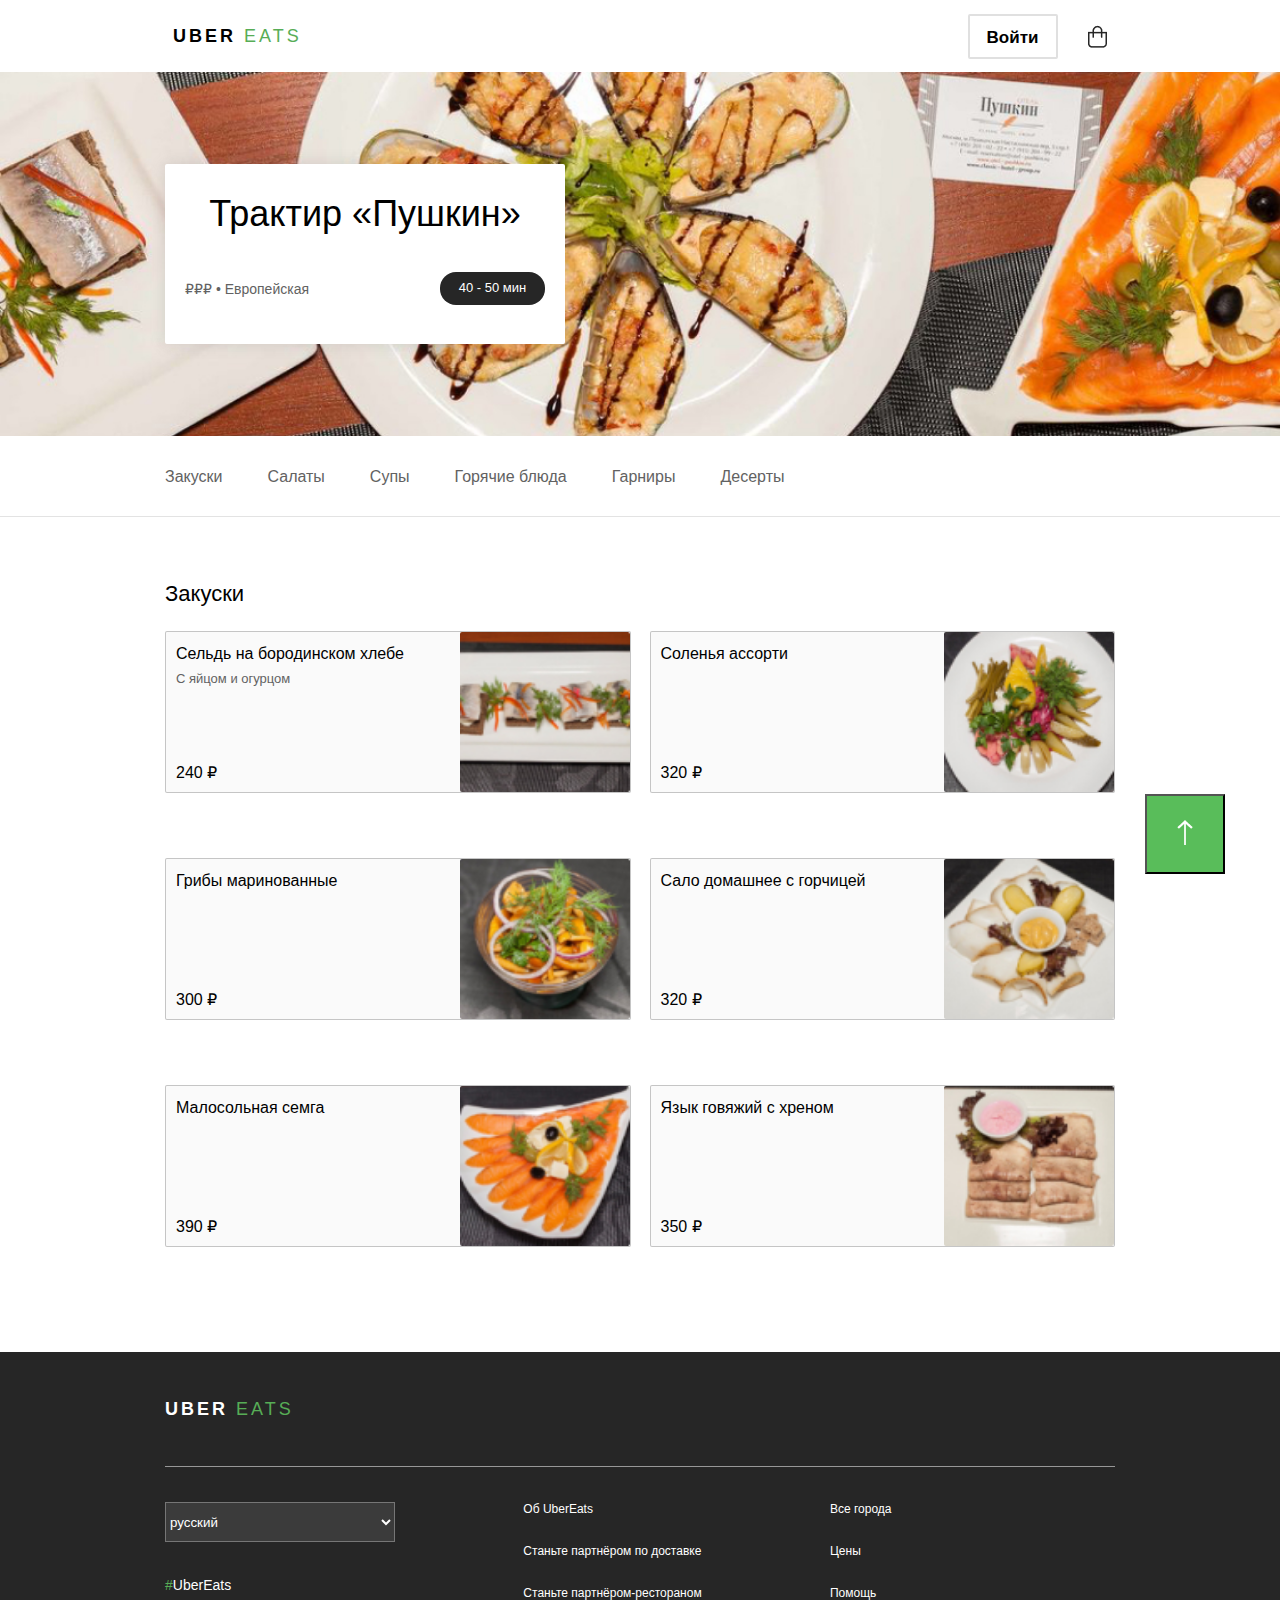
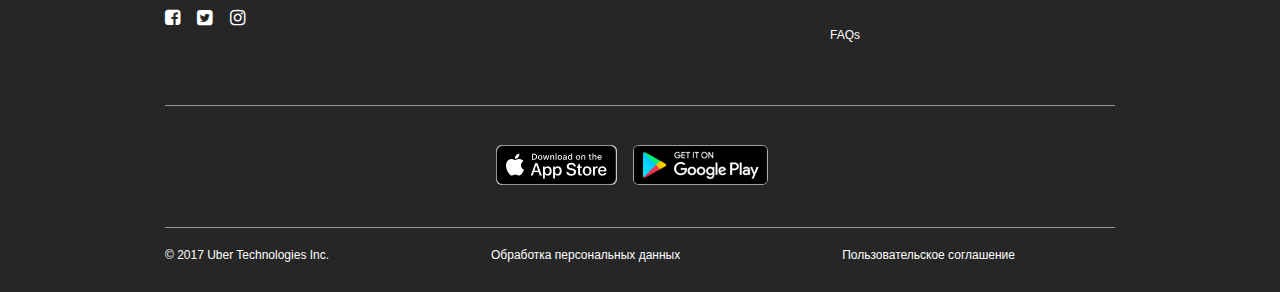
<file: index.html>
<!DOCTYPE html>
<html lang="en">
<head>
    <meta charset="UTF-8">
    <title>Uber Eats</title>

    <link rel="stylesheet" href="https://stackpath.bootstrapcdn.com/font-awesome/4.7.0/css/font-awesome.min.css"
          integrity="sha384-wvfXpqpZZVQGK6TAh5PVlGOfQNHSoD2xbE+QkPxCAFlNEevoEH3Sl0sibVcOQVnN" crossorigin="anonymous">
    <link rel="stylesheet" href="css/styles.css">
    <meta name="viewport" content="width=device-width, initial-scale=1">
</head>
<body>
<div id="page">
    <!--header-->
    <header class="header">
        <div class="container">
            <div class="header__inner">

                <div class="header__logo">
                    <a href="/" class="logo">
                        uber
                        <span>eats</span>
                    </a>
                </div>
                <div class="header__right">

                    <a href="#" class="header__button">Войти</a>
                    <a class="header__basket"></a>
                </div>
            </div>
        </div>
    </header>
    <!--intro-->
    <div class="intro">
        <div class="container">
            <div class="intro__inner">
                <div class="intro__banner">
                    <div class="banner">
                        <div class="banner__title">Трактир «Пушкин»</div>
                        <div class="banner__text">₽₽₽ • Европейская</div>
                        <div class="banner__button">40 - 50 мин</div>
                    </div>
                </div>
            </div>
        </div>
    </div>
    <!--    nav-->
    <div class="nav">
        <div class="container">
            <nav class="nav__inner">
                <a href="#">Закуски</a>
                <a href="#">Салаты</a>
                <a href="#">Супы</a>
                <a href="#">Горячие блюда</a>
                <a href="#">Гарниры</a>
                <a href="#">Десерты</a>
            </nav>
        </div>
    </div>
    <!--main-->
    <main class="main">
        <div class="container">
            <h1 class="page-title">Закуски</h1>
            <div class="listing">
                <div class="teaser listing__item">
                    <div class="teaser__left">
                        <div class="teaser__title">Сельдь на бородинском хлебе</div>
                        <div class="teaser__text">С яйцом и огурцом</div>
                        <div class="teaser__price">240 ₽</div>
                    </div>
                    <div class="teaser__right">
                        <img class="teaser__img round" src="img/img1.jpg" alt="">
                    </div>
                </div>
                <div class="teaser listing__item">
                    <div class="teaser__left">
                        <div class="teaser__title">Соленья ассорти</div>
                        <div class="teaser__text"></div>
                        <div class="teaser__price">320 ₽</div>
                    </div>
                    <div class="teaser__right">
                        <img class="teaser__img round" src="img/img2.jpg" alt="">
                    </div>
                </div>
                <div class="teaser listing__item">
                    <div class="teaser__left">
                        <div class="teaser__title">Грибы маринованные</div>
                        <div class="teaser__text"></div>
                        <div class="teaser__price">300 ₽</div>
                    </div>
                    <div class="teaser__right">
                        <img class="teaser__img round" src="img/img3.jpg" alt="">
                    </div>
                </div>
                <div class="teaser listing__item">
                    <div class="teaser__left">
                        <div class="teaser__title">Сало домашнее с горчицей</div>
                        <div class="teaser__text"></div>
                        <div class="teaser__price">320 ₽</div>
                    </div>
                    <div class="teaser__right">
                        <img class="teaser__img round" src="img/img4.jpg" alt="">
                    </div>
                </div>
                <div class="teaser listing__item">
                    <div class="teaser__left">
                        <div class="teaser__title">Малосольная семга</div>
                        <div class="teaser__text"></div>
                        <div class="teaser__price">390 ₽</div>
                    </div>
                    <div class="teaser__right">
                        <img class="teaser__img round" src="img/img5.jpg" alt="">
                    </div>
                </div>
                <div class="teaser listing__item">
                    <div class="teaser__left">
                        <div class="teaser__title">Язык говяжий с хреном</div>
                        <div class="teaser__text"></div>
                        <div class="teaser__price">350 ₽</div>
                    </div>
                    <div class="teaser__right">
                        <img class="teaser__img round" src="img/img6.jpg" alt="">
                    </div>
                </div>
            </div>
        </div>
    </main>
    <!--footer-->
    <footer class="footer">
        <div class="container">
            <div class="footer__inner">
                <div class="footer__header">
                    <a href="/" class="logo">
                        uber
                        <span>eats</span>
                    </a>
                </div>
                <div class="footer__list">
                    <div class="list">
                        <div class="list__item">
                            <div class="list__item-language">
                                <select name="language">
                                    <option value="english">english</option>
                                    <option value="русский" selected>русский</option>
                                    <option value="deutsche">deutsche</option>
                                </select>
                            </div>
                            <div class="list__item-social">
                                <div class="tag">
                                    <span>#</span>UberEats
                                </div>
                                <div class="icons">
                                    <a href="#" target="_blank"><i class="fa fa-facebook-square"></i></a>
                                    <a href="#" target="_blank"><i class="fa fa-twitter-square"></i></a>
                                    <a href="#" target="_blank"><i class="fa fa-instagram"></i></a>
                                </div>
                            </div>
                        </div>
                        <div class="list__item">
                            <div class="footer-nav">
                                <a href="#">Об UberEats</a>
                                <a href="#">Станьте партнёром по доставке</a>
                                <a href="#">Станьте партнёром-рестораном</a>
                            </div>
                        </div>
                        <div class="list__item list__item--last" >
                            <div class="footer-nav">
                                <a href="#">Все города</a>
                                <a href="#">Цены</a>
                                <a href="#">Помощь</a>
                                <a href="#">FAQs</a>
                            </div>
                        </div>
                    </div>
                </div>
                <div class="footer__link">
                    <a href="#"><img class="link__img" src="img/appstore.jpg" alt=""></a>
                    <a href="#"><img class="link__img" src="img/googleplay.jpg" alt=""></a>
                </div>
                <div class="footer__copyright">
                    <div>© 2017 Uber Technologies Inc.</div>
                    <div>Обработка персональных данных</div>
                    <div>Пользовательское соглашение</div>
                </div>
            </div>
        </div>
    </footer>
</div>
<button class="button">
    <a href="#" title="Вернуться к началу" class="topbutton"><img src="img/topbutton.png" alt=""></a>
</button>
</body>
</html>
</file>
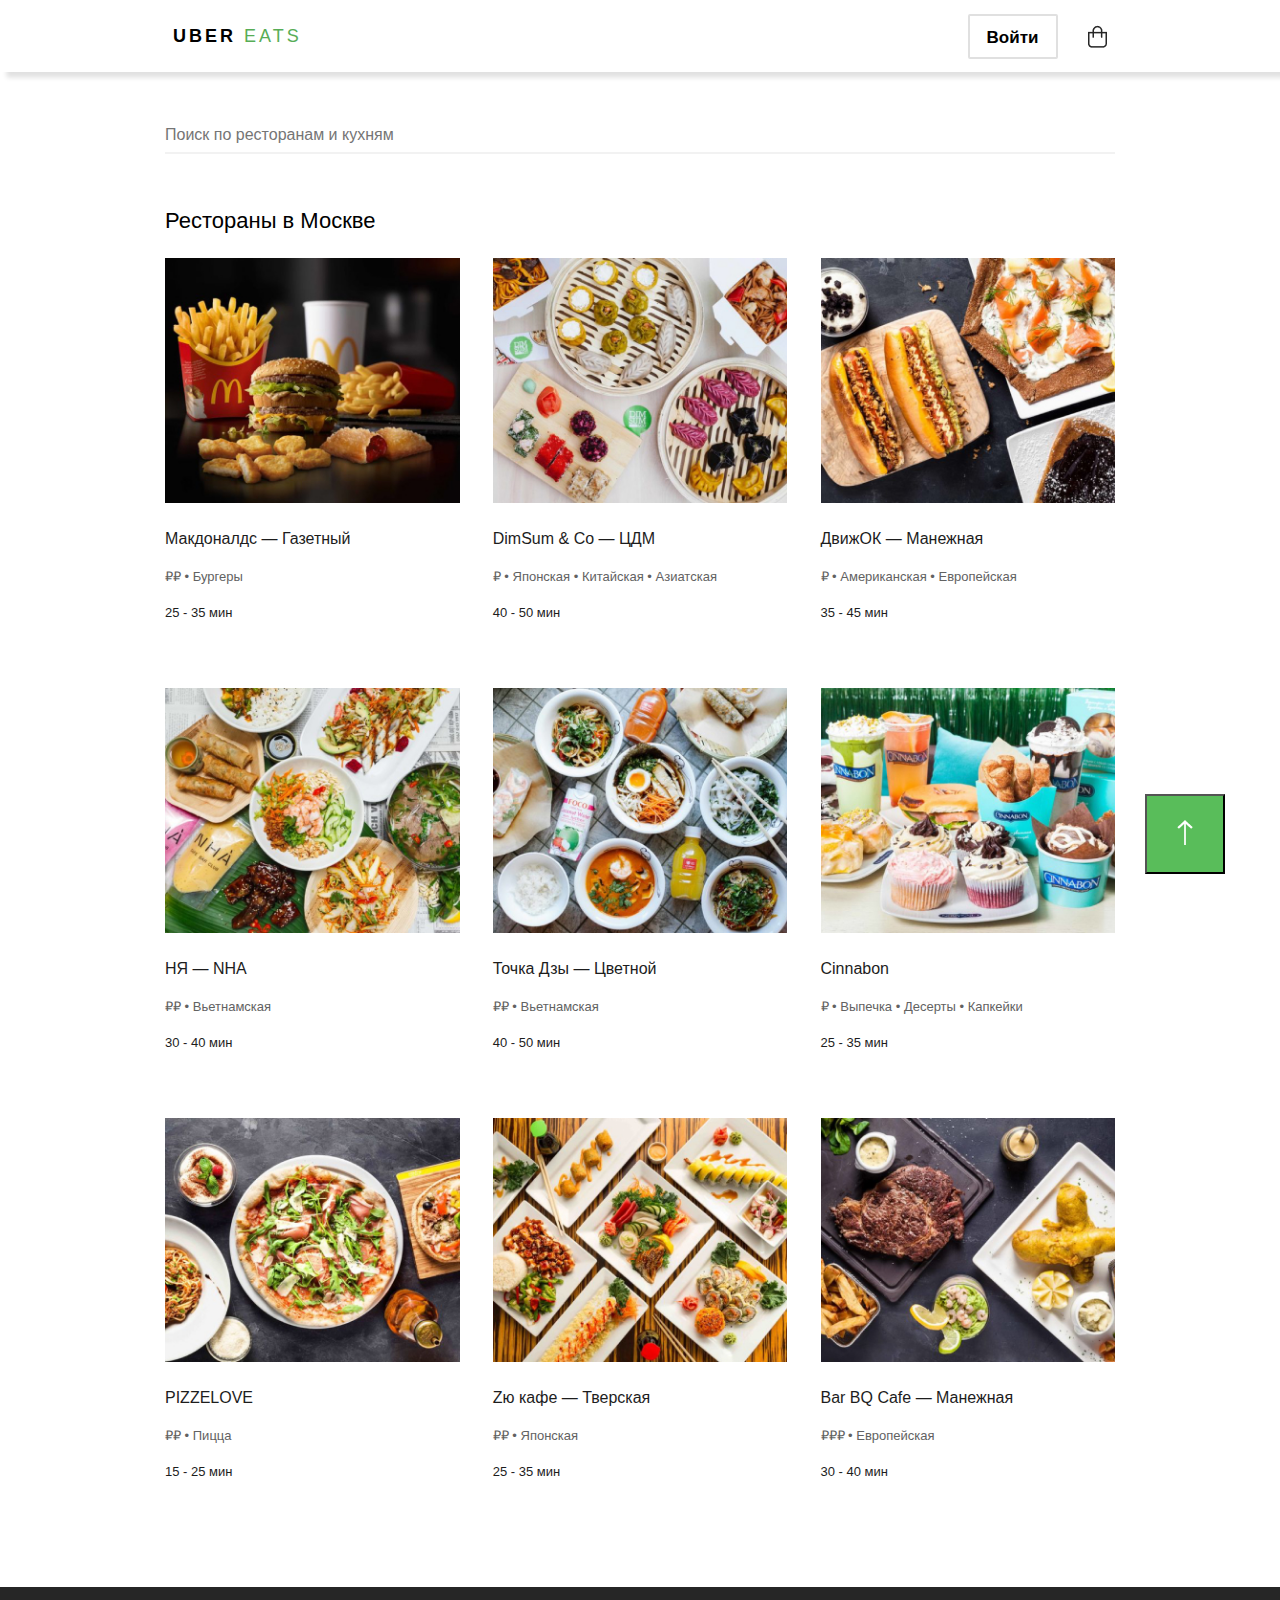
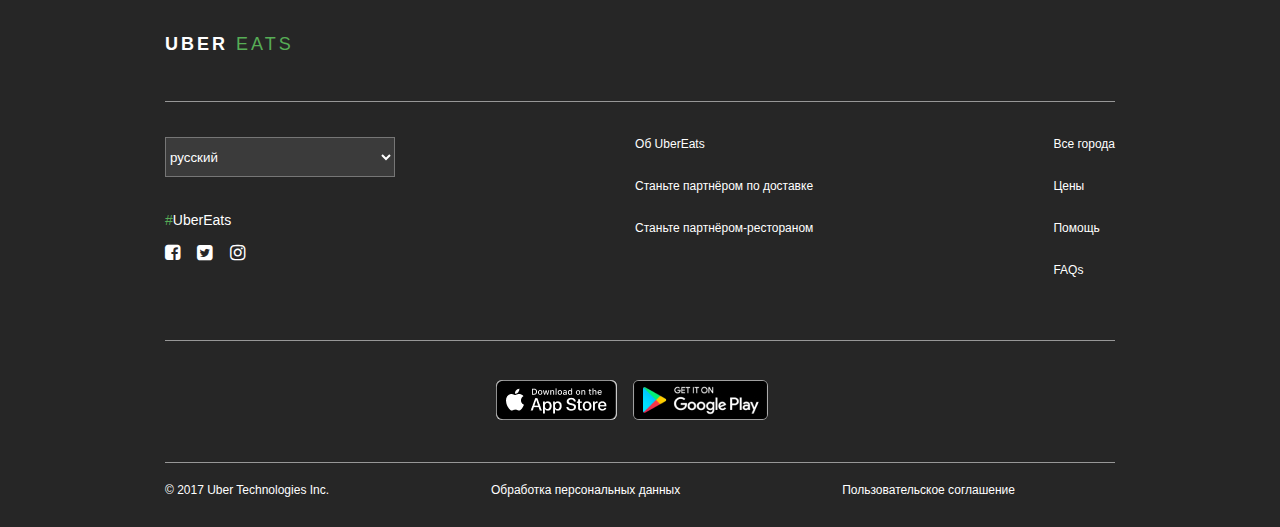
<file: search.html>
<!DOCTYPE html>
<html lang="en">
<head>
    <meta charset="UTF-8">
    <title>Uber Eats page two</title>

    <link rel="stylesheet" href="https://stackpath.bootstrapcdn.com/font-awesome/4.7.0/css/font-awesome.min.css"
          integrity="sha384-wvfXpqpZZVQGK6TAh5PVlGOfQNHSoD2xbE+QkPxCAFlNEevoEH3Sl0sibVcOQVnN" crossorigin="anonymous">
    <link rel="stylesheet" href="css/styles.css">
    <meta name="viewport" content="width=device-width, initial-scale=1">
</head>
<body class="search-page">
<div id="page">
    <!--header-->
    <header class="header">
        <div class="container">
            <div class="header__inner">

                <div class="header__logo">
                    <a href="/" class="logo">
                        uber
                        <span>eats</span>
                    </a>
                </div>
                <div class="header__right">

                    <a href="#" class="header__button">Войти</a>
                    <a class="header__basket"></a>
                </div>
            </div>
        </div>
    </header>
    <!--main-->
    <main class="main">
        <div class="container">
            <input type="search" id="search" placeholder="Поиск по ресторанам и кухням">
            <h1 class="page-title page-title--search">Рестораны в Москве</h1>
            <div class="listing listing__item--search">
                <div class="listing__item">
                    <div class="teaser-search">
                        <img class="teaser-search__img" src="img/page1.jpg" alt="">
                        <div class="teaser-search__title">Макдоналдс — Газетный</div>
                        <div class="teaser-search__price">₽₽ • Бургеры</div>
                        <div class="teaser-search__time">25 - 35 мин</div>
                    </div>
                </div>
                <div class="listing__item">
                    <div class="teaser-search">
                        <img class="teaser-search__img" src="img/page2.jpg" alt="">
                        <div class="teaser-search__title">DimSum & Co — ЦДМ</div>
                        <div class="teaser-search__price">₽ • Японская • Китайская • Азиатская</div>
                        <div class="teaser-search__time">40 - 50 мин</div>
                    </div>
                </div>
                <div class="listing__item">
                    <div class="teaser-search">
                        <img class="teaser-search__img" src="img/page3.jpg" alt="">
                        <div class="teaser-search__title">ДвижОК — Манежная</div>
                        <div class="teaser-search__price">₽ • Американская • Европейская</div>
                        <div class="teaser-search__time">35 - 45 мин</div>
                    </div>
                </div>
                <div class="listing__item">
                    <div class="teaser-search">
                        <img class="teaser-search__img" src="img/page4.jpg" alt="">
                        <div class="teaser-search__title">НЯ — NHA</div>
                        <div class="teaser-search__price">₽₽ • Вьетнамская</div>
                        <div class="teaser-search__time">30 - 40 мин</div>
                    </div>
                </div>
                <div class="listing__item">
                    <div class="teaser-search">
                        <img class="teaser-search__img" src="img/page5.jpg" alt="">
                        <div class="teaser-search__title">Точка Дзы — Цветной</div>
                        <div class="teaser-search__price">₽₽ • Вьетнамская</div>
                        <div class="teaser-search__time">40 - 50 мин</div>
                    </div>
                </div>
                <div class="listing__item">
                    <div class="teaser-search">
                        <img class="teaser-search__img" src="img/page6.jpg" alt="">
                        <div class="teaser-search__title">Cinnabon</div>
                        <div class="teaser-search__price">₽ • Выпечка • Десерты • Капкейки</div>
                        <div class="teaser-search__time">25 - 35 мин</div>
                    </div>
                </div>
                <div class="listing__item">
                    <div class="teaser-search">
                        <img class="teaser-search__img" src="img/page7.jpg" alt="">
                        <div class="teaser-search__title">PIZZELOVE</div>
                        <div class="teaser-search__price">₽₽ • Пицца</div>
                        <div class="teaser-search__time">15 - 25 мин</div>
                    </div>
                </div>
                <div class="listing__item">
                    <div class="teaser-search">
                        <img class="teaser-search__img" src="img/page8.jpg" alt="">
                        <div class="teaser-search__title">Zю кафе — Тверская</div>
                        <div class="teaser-search__price">₽₽ • Японская</div>
                        <div class="teaser-search__time">25 - 35 мин</div>
                    </div>
                </div>
                <div class="listing__item">
                    <div class="teaser-search">
                        <img class="teaser-search__img" src="img/page9.jpg" alt="">
                        <div class="teaser-search__title">Bar BQ Cafe — Манежная</div>
                        <div class="teaser-search__price">₽₽₽ • Европейская</div>
                        <div class="teaser-search__time">30 - 40 мин</div>
                    </div>
                </div>
            </div>
        </div>
    </main>
    <!--footer-->
    <footer class="footer">
        <div class="container">
            <div class="footer__inner">
                <div class="footer__header">
                    <a href="/" class="logo">
                        uber
                        <span>eats</span>
                    </a>
                </div>
                <div class="footer__list">
                    <div class="list">
                        <div class="list__item">
                            <div class="list__item-language">
                                <select name="language">
                                    <option value="english">english</option>
                                    <option value="русский" selected>русский</option>
                                    <option value="deutsche">deutsche</option>
                                </select>
                            </div>
                            <div class="list__item-social">
                                <div class="tag">
                                    <span>#</span>UberEats
                                </div>
                                <div class="icons">
                                    <a href="#" target="_blank"><i class="fa fa-facebook-square"></i></a>
                                    <a href="#" target="_blank"><i class="fa fa-twitter-square"></i></a>
                                    <a href="#" target="_blank"><i class="fa fa-instagram"></i></a>
                                </div>
                            </div>
                        </div>
                        <div class="list__item">
                            <div class="footer-nav">
                                <a href="#">Об UberEats</a>
                                <a href="#">Станьте партнёром по доставке</a>
                                <a href="#">Станьте партнёром-рестораном</a>
                            </div>
                        </div>
                        <div class="list__item">
                            <div class="footer-nav">
                                <a href="#">Все города</a>
                                <a href="#">Цены</a>
                                <a href="#">Помощь</a>
                                <a href="#">FAQs</a>
                            </div>
                        </div>
                    </div>
                </div>
                <div class="footer__link">
                    <a href="#"><img class="link__img" src="img/appstore.jpg" alt=""></a>
                    <a href="#"><img class="link__img" src="img/googleplay.jpg" alt=""></a>
                </div>
                <div class="footer__copyright">
                    <div>© 2017 Uber Technologies Inc.</div>
                    <div>Обработка персональных данных</div>
                    <div>Пользовательское соглашение</div>
                </div>
            </div>
        </div>
    </footer>
</div>
<button class="button">
    <a href="#" title="Вернуться к началу" class="topbutton"><img src="img/topbutton.png" alt=""></a>
</button>
</body>
</html>
</file>
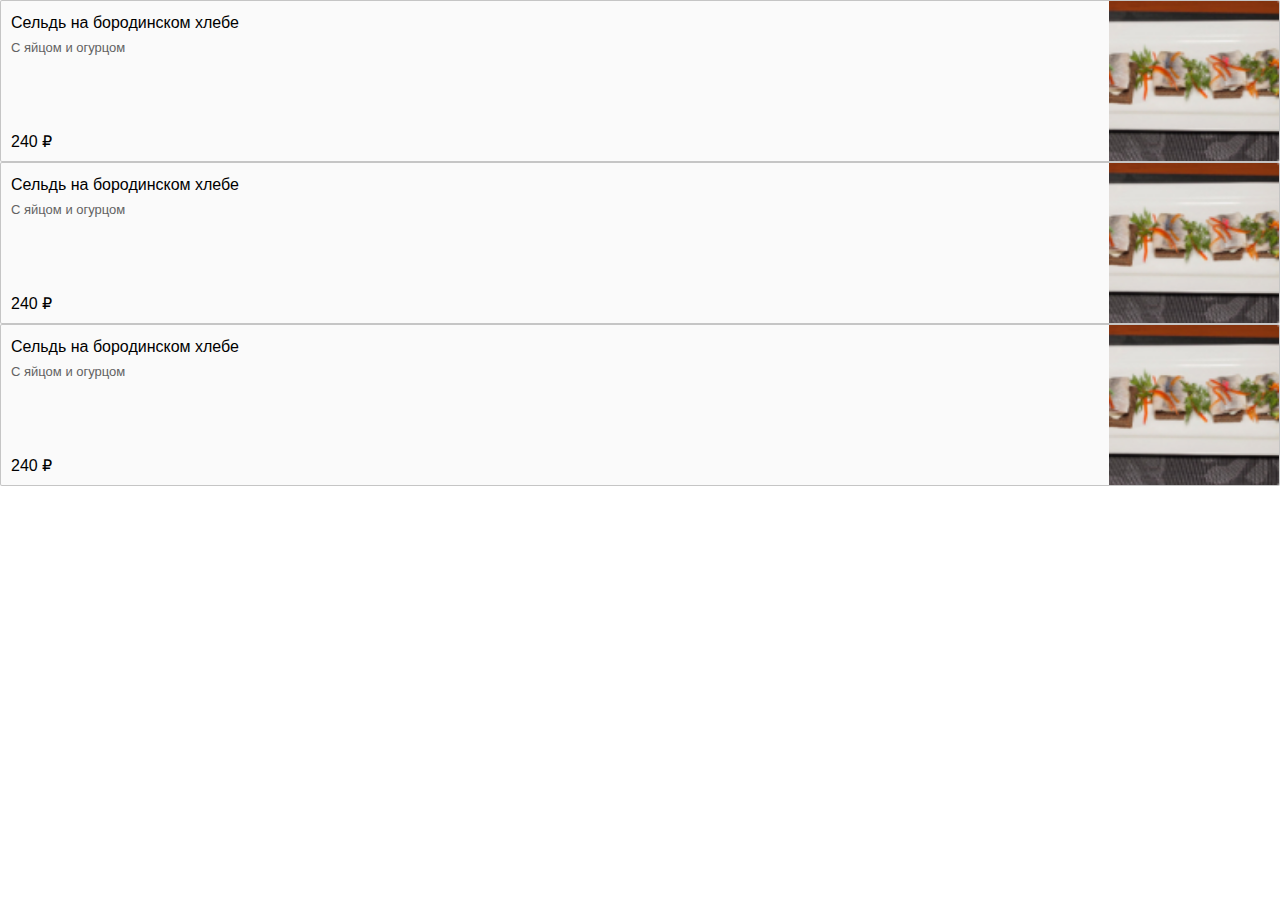
<file: teaser.html>
<!DOCTYPE html>
<html lang="en">
<head>
    <meta charset="UTF-8">
    <title>Uber Eats</title>
    <link rel="stylesheet" href="css/styles.css">
    <meta name="viewport" content="width=device-width, initial-scale=1">
</head>
<body>

<div class="teaser">
    <div class="teaser__left">
        <div class="teaser__title">Сельдь на бородинском хлебе</div>
        <div class="teaser__text">С яйцом и огурцом</div>
        <div class="teaser__price">240 ₽</div>
    </div>
    <div class="teaser__right">
        <img class="teaser__img teaser__img_round" src="img/img1.jpg" alt="">
    </div>
</div>

<div class="teaser round">
    <div class="teaser__left">
        <div class="teaser__title">Сельдь на бородинском хлебе</div>
        <div class="teaser__text">С яйцом и огурцом</div>
        <div class="teaser__price">240 ₽</div>
    </div>
    <div class="teaser__right">
        <img class="teaser__img teaser__img_round" src="img/img1.jpg" alt="">
    </div>
</div>

<div class="teaser teaser_small">
    <div class="teaser__left">
        <div class="teaser__title">Сельдь на бородинском хлебе</div>
        <div class="teaser__text">С яйцом и огурцом</div>
        <div class="teaser__price">240 ₽</div>
    </div>
    <div class="teaser__right">
        <img class="teaser__img" src="img/img1.jpg" alt="">
    </div>
</div>
</body>
</html>
</file>
<file: css/styles.css>
* {
  box-sizing: border-box;
  margin: 0;
  padding: 0; }

body {
  font-family: "Roboto Light", sans-serif; }

.container {
  max-width: 980px;
  margin: 0 auto;
  padding-left: 15px;
  padding-right: 15px; }

.page-title {
  font-size: 22px;
  line-height: 34px;
  font-weight: normal;
  margin-bottom: 20px; }
  @media (max-width: 560px) {
    .page-title {
      text-align: center;
      margin-bottom: 60px;
      margin-top: 30px;
      padding-bottom: 15px;
      position: relative; }
      .page-title:after {
        content: '';
        display: block;
        width: 50px;
        height: 1px;
        background-color: #757575;
        position: absolute;
        bottom: 0;
        left: 50%;
        transform: translateX(-50%); } }

@media (max-width: 560px) {
  .page-title--search {
    font-size: 22px;
    line-height: 34px;
    font-weight: normal;
    margin-bottom: 20px;
    text-align: left; }
    .page-title--search:after {
      display: none; } }

.header__inner {
  height: 72px;
  background: #FFFFFF;
  display: flex;
  justify-content: space-between;
  align-items: center;
  padding-left: 8px;
  padding-right: 8px; }
.header__logo {
  font-size: 18px; }
.header__button {
  width: 90px;
  height: 45px;
  line-height: 43px;
  color: black;
  text-decoration: none;
  text-align: center;
  font-size: 17px;
  font-weight: 700;
  border: 2px solid #E0E0E0;
  border-radius: 2px;
  margin-right: 26px;
  display: inline-block;
  vertical-align: middle; }
  @media (max-width: 320px) {
    .header__button {
      margin-right: 0; } }
.header__basket {
  background: url("../img/header-icon.png");
  width: 19px;
  height: 23px;
  display: inline-block;
  vertical-align: middle; }
  @media (max-width: 320px) {
    .header__basket {
      display: none; } }
.search-page .header {
  box-shadow: 0.4em 0.4em 5px #e0e0e0; }

.logo {
  font-size: 18px;
  letter-spacing: 3px;
  text-transform: uppercase;
  text-decoration: none;
  color: inherit;
  font-weight: 700; }
  .logo span {
    color: #57AD56;
    font-weight: 100; }

.intro {
  background-image: url("../img/intro.jpg");
  background-position: center center;
  background-repeat: no-repeat;
  background-size: cover; }
  .intro__inner {
    display: flex;
    align-items: center;
    height: 364px; }
  .intro__banner {
    width: 400px; }
    @media (max-width: 560px) {
      .intro__banner {
        height: 180px;
        width: 100%;
        position: relative;
        top: 30px; } }
  @media (max-width: 560px) {
    .intro {
      top: 55px;
      height: 255px; } }

.banner {
  width: 100%;
  height: 180px;
  background: #FFFFFF;
  border-radius: 2px;
  box-shadow: 0 0 16px rgba(117, 117, 117, 0.2);
  padding: 20px 20px 30px 20px;
  display: flex;
  flex-wrap: wrap;
  justify-content: space-between;
  align-items: center; }
  @media (max-width: 560px) {
    .banner {
      flex-direction: column; } }
  .banner__title {
    font-size: 36px;
    line-height: 42px;
    text-align: center;
    margin-bottom: 20px;
    min-width: 100%; }
  .banner__text {
    color: #626262;
    font-size: 14px; }
  .banner__button {
    background: #262626;
    border-radius: 16px;
    color: #fff;
    font-size: 13px;
    text-align: center;
    width: 105px;
    height: 33px;
    padding: 8px 12px 8px 12px; }
  @media (max-width: 560px) {
    .banner__title {
      font-size: 24px;
      line-height: 28px; } }

.nav {
  border-bottom: 1px solid rgba(117, 117, 117, 0.2); }
  @media (max-width: 768px) {
    .nav {
      display: none; } }
  .nav__inner {
    display: flex;
    justify-content: start;
    align-items: center;
    height: 80px; }
    .nav__inner a {
      font-size: 16px;
      line-height: 19px;
      color: #626262;
      text-decoration: none;
      margin-right: 45px; }
    .nav__inner a:hover {
      color: #327430; }

.listing {
  display: flex;
  justify-content: space-between;
  flex-wrap: wrap;
  margin-bottom: 40px; }
  .listing__item {
    width: 49%;
    margin-bottom: 65px; }
    @media (max-width: 1124px) {
      .listing__item {
        width: 100%;
        margin-bottom: 40px; } }
    .search-page .listing__item {
      width: 31%; }
      @media (max-width: 992px) {
        .search-page .listing__item {
          width: 49%;
          margin-bottom: 40px;
          align-items: center; } }
      @media (max-width: 560px) {
        .search-page .listing__item {
          width: 100%;
          margin-bottom: 40px; } }

.main {
  padding-top: 60px; }
  .search-page .main {
    padding-top: 5px; }

input {
  width: 100%;
  border: 0;
  border-bottom: 2px solid #F2F2F2;
  margin-top: 40px;
  margin-bottom: 50px;
  font-size: 16px;
  line-height: 35px; }

.teaser {
  background: rgba(117, 117, 117, 0.04);
  border: 1px solid rgba(117, 117, 117, 0.4);
  display: flex;
  border-radius: 2px; }
  @media (max-width: 560px) {
    .teaser {
      border: none;
      background: none;
      border-bottom: 1px solid rgba(117, 117, 117, 0.4); } }
  .teaser__left {
    flex-grow: 1;
    padding: 10px;
    display: flex;
    flex-direction: column; }
  .teaser__right {
    flex-shrink: 0; }
  .teaser__title {
    font-size: 16px;
    line-height: 24px; }
  .teaser__text {
    color: #626262;
    font-size: 13px;
    line-height: 21px;
    margin-top: 2px;
    flex-grow: 1; }
  .teaser__img {
    width: 170px;
    height: 160px;
    display: block; }
    .teaser__img.round {
      border-radius: 2px; }
  @media (max-width: 560px) {
    .teaser__title {
      width: 165px;
      white-space: nowrap;
      overflow: hidden;
      text-overflow: ellipsis; }
    .teaser__img {
      width: 110px;
      height: 110px; } }

.teaser-search__img {
  margin-bottom: 20px;
  width: 100%; }
.teaser-search__title {
  font-size: 16px;
  line-height: 24px;
  color: #1D1D1D;
  margin-bottom: 15px; }
.teaser-search__price {
  font-size: 13px;
  line-height: 21px;
  color: #626262;
  margin-bottom: 15px; }
.teaser-search__time {
  font-size: 13px;
  line-height: 21px;
  color: #1D1D1D; }

.teaser-search:hover {
  background-color: #e3e3e3; }

.footer {
  background: #262626;
  color: white; }
  .footer__header {
    height: 115px;
    border-bottom: 1px solid #979797;
    display: flex;
    align-items: center; }
  .footer__list {
    border-bottom: 1px solid #979797; }
  .footer__link {
    height: 122px;
    border-bottom: 1px solid #979797;
    display: flex;
    justify-content: center;
    align-items: center; }
    .footer__link .link__img {
      border-radius: 6px;
      margin-right: 16px; }
  .footer__copyright {
    display: flex;
    justify-content: space-between;
    align-items: center;
    padding-right: 100px;
    font-size: 12px;
    margin-top: 20px; }
    @media (max-width: 560px) {
      .footer__copyright {
        flex-direction: column;
        align-items: start;
        padding-top: 30px;
        padding-bottom: 30px; } }
    .footer__copyright div {
      margin-bottom: 30px; }

.list {
  padding-top: 35px;
  padding-bottom: 35px;
  display: flex;
  justify-content: space-between; }
  @media (max-width: 560px) {
    .list {
      flex-direction: column; } }
  @media (max-width: 560px) {
    .list__item {
      width: 100%; } }
  .list .list__item--last {
    width: 30%; }
  .list select {
    background: #3B3B3B;
    color: white;
    width: 230px;
    height: 40px; }
  .list .list__item-social {
    margin-top: 35px;
    margin-bottom: 10px; }
  .list .icons a {
    color: white;
    font-size: 18px;
    margin-right: 13px; }
  .list .tag {
    font-size: 14px;
    margin-bottom: 15px; }
    .list .tag span {
      color: #57AD56; }
  .list .footer-nav {
    display: flex;
    flex-direction: column; }
    .list .footer-nav a {
      color: white;
      text-decoration: none;
      font-size: 12px;
      line-height: 15px;
      margin-bottom: 27px; }

.button {
  width: 80px;
  height: 80px;
  background: #59BD5A;
  position: fixed;
  bottom: 26px;
  right: 55px; }
  @media (max-width: 560px) {
    .button {
      width: 60px;
      height: 60px;
      bottom: 10px;
      right: 10px; } }

/*# sourceMappingURL=styles.css.map */
</file>
